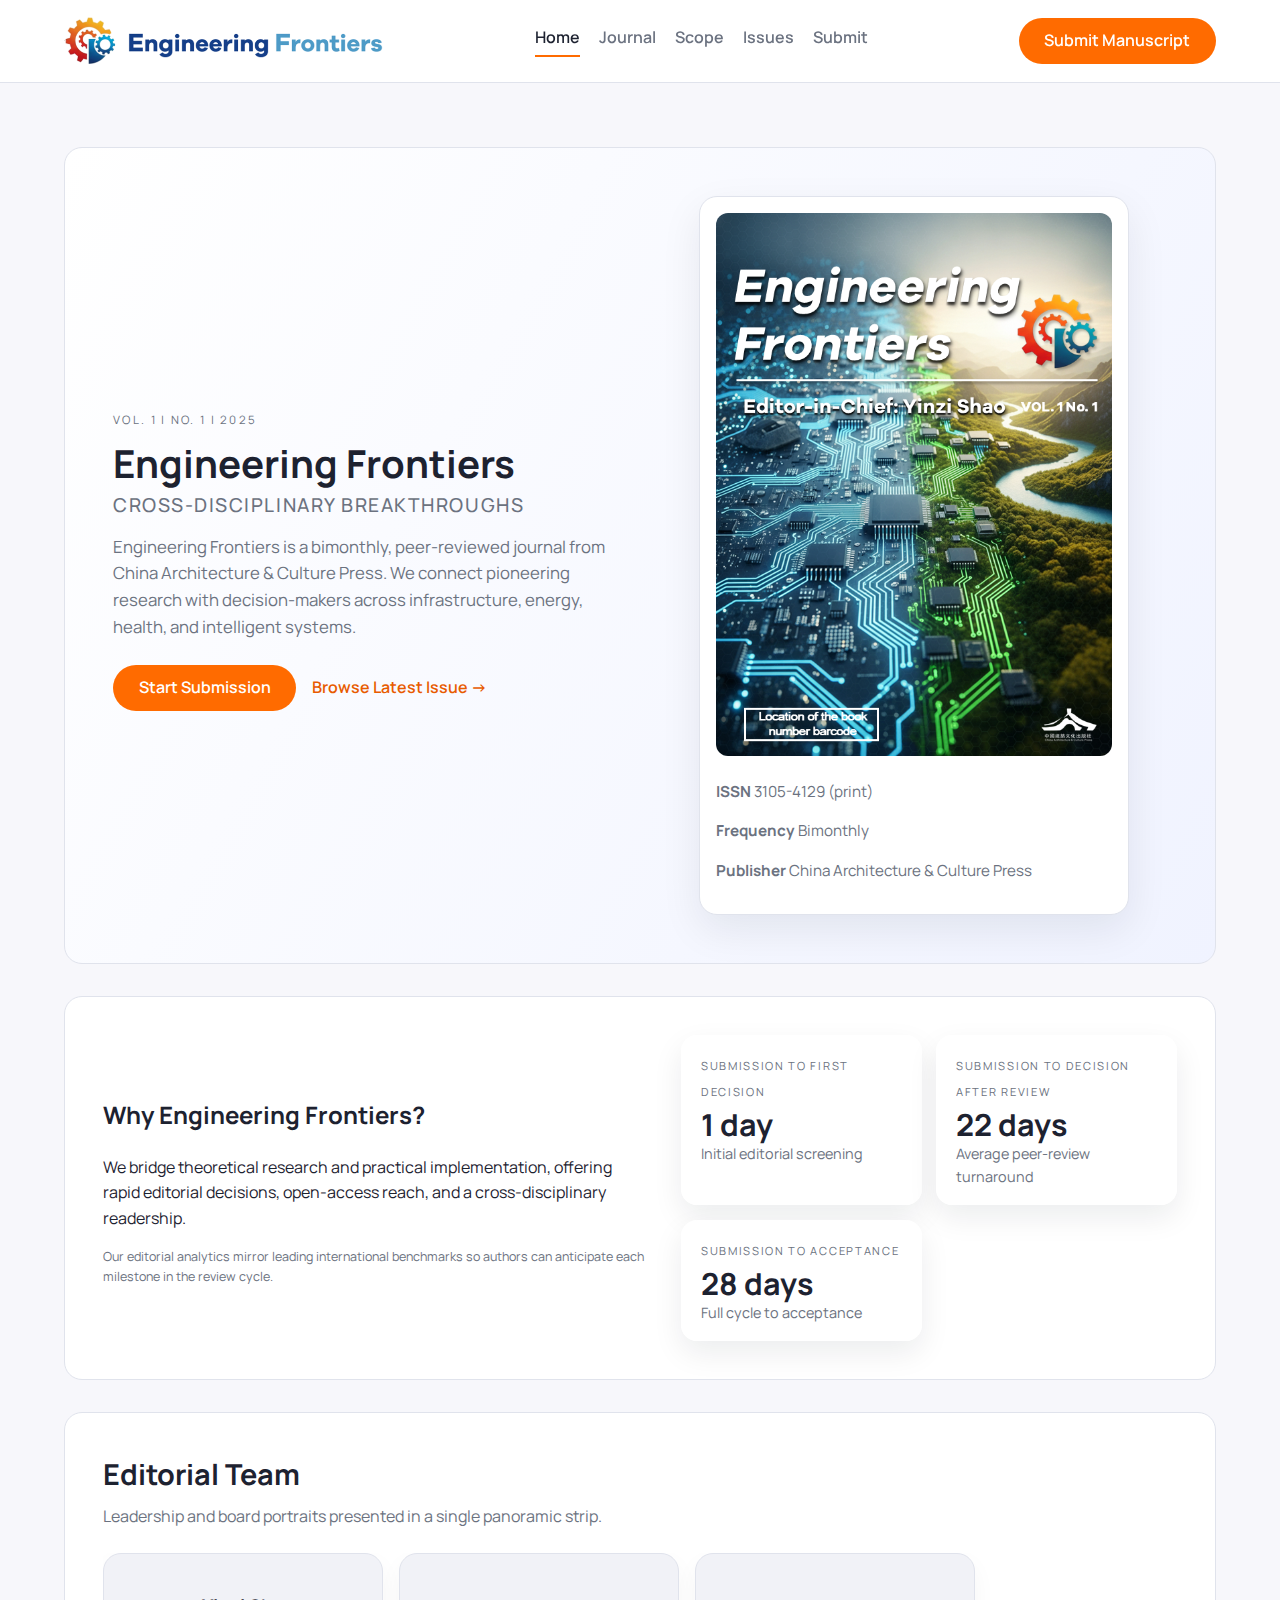
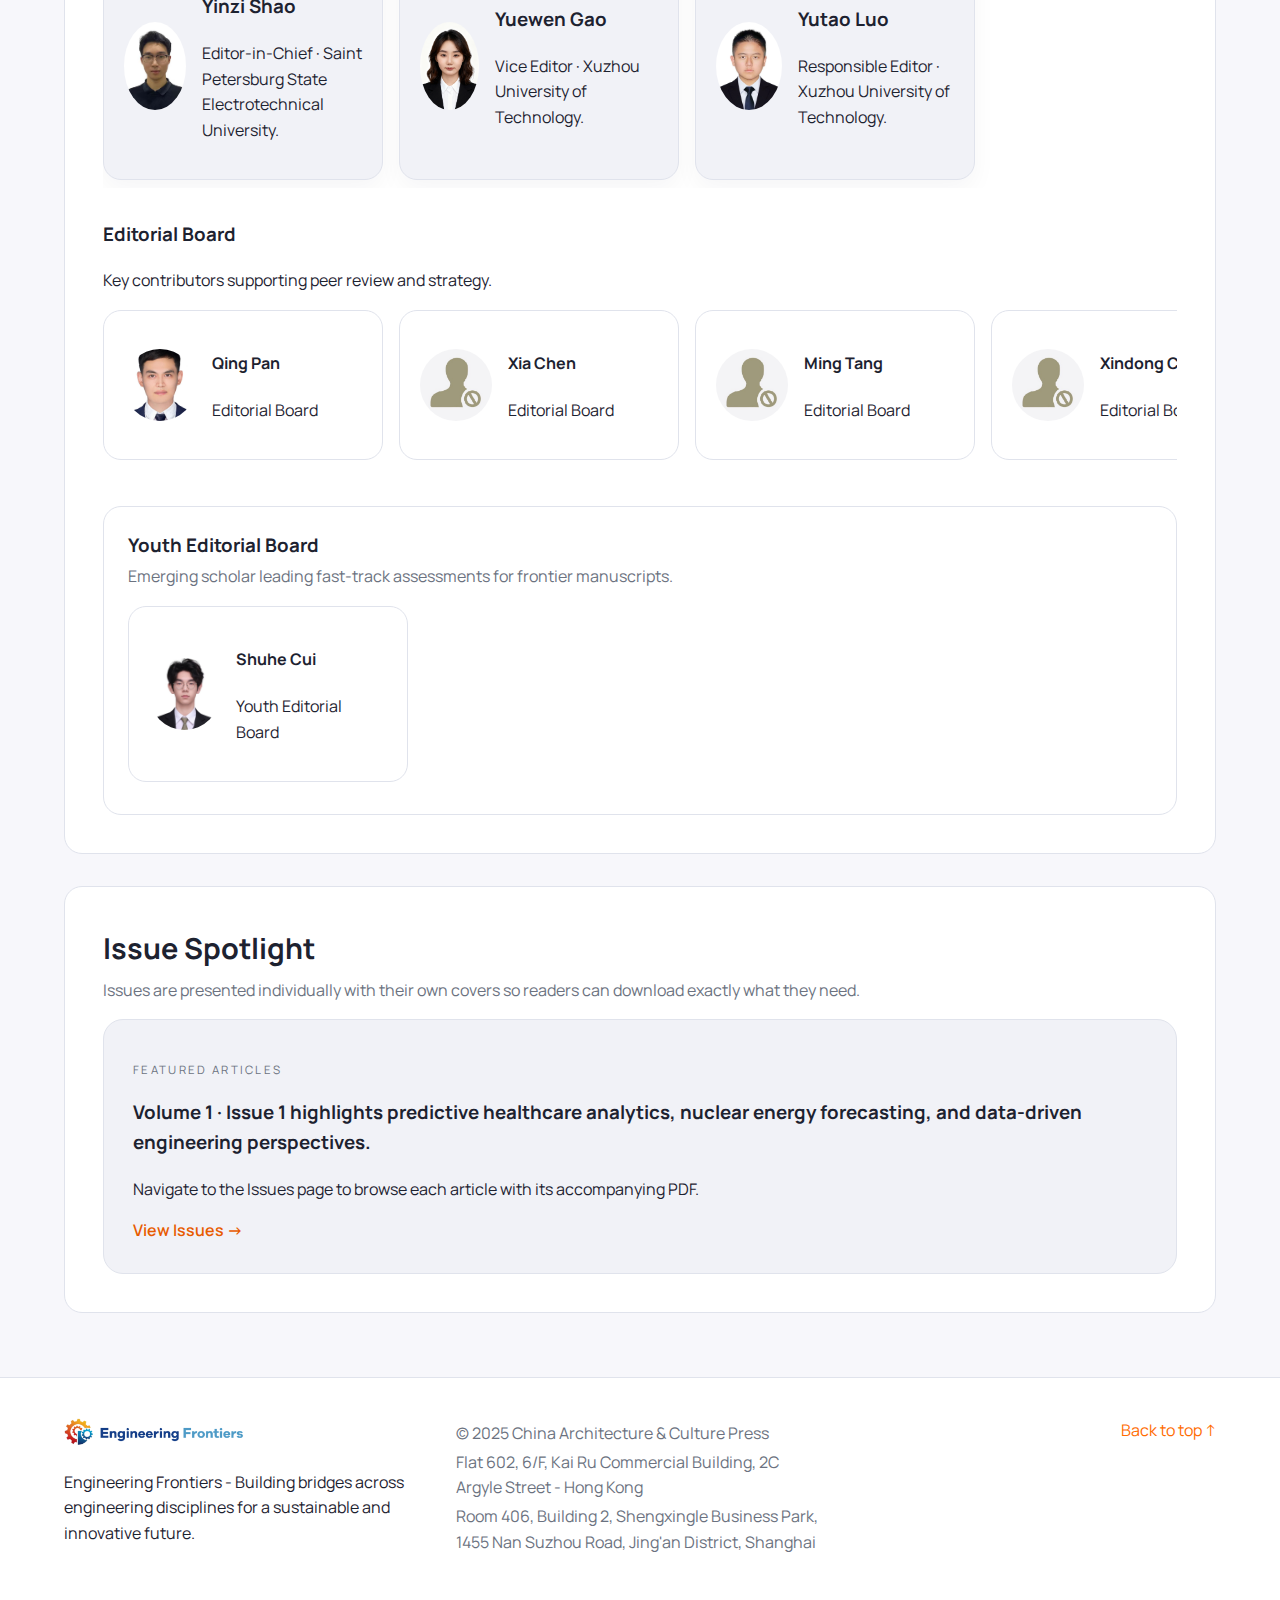
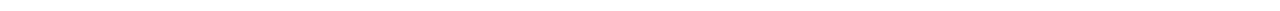
<file: index.html>
﻿<!DOCTYPE html>
<html lang="en">
<head>
    <meta charset="UTF-8" />
    <meta name="viewport" content="width=device-width, initial-scale=1.0" />
    <title>Engineering Frontiers | Home</title>
    <meta name="description" content="Engineering Frontiers is a flagship open-access journal connecting high-impact engineering research with global practitioners." />
    <link rel="preconnect" href="https://fonts.googleapis.com">
    <link rel="preconnect" href="https://fonts.gstatic.com" crossorigin>
    <link href="https://fonts.googleapis.com/css2?family=Manrope:wght@400;500;600;700&display=swap" rel="stylesheet">
    <link rel="stylesheet" href="css/style.css" />
    <link rel="icon" type="image/png" href="assets/images/logo-primary.png" />
</head>
<body id="top" data-page="home">
    <header class="site-header">
        <a href="index.html" class="brand" aria-label="Engineering Frontiers homepage">
            <img src="assets/images/logo-with-text.png" alt="Engineering Frontiers wordmark" />
        </a>
        <nav class="primary-nav" aria-label="Primary">
            <a href="index.html" class="nav-link" data-page="home">Home</a>
            <a href="journal.html" class="nav-link" data-page="journal">Journal</a>
            <a href="scope.html" class="nav-link" data-page="scope">Scope</a>
            <a href="articles.html" class="nav-link" data-page="articles">Issues</a>
            <a href="contact.html" class="nav-link" data-page="contact">Submit</a>
        </nav>
        <a class="cta" href="contact.html">Submit Manuscript</a>
    </header>

    <main>
        <section class="hero hero--light">
            <div class="hero-copy">
                <p class="eyebrow">Vol. 1 | No. 1 | 2025</p>
                <h1><span class="hero-title">Engineering Frontiers</span><span class="hero-subtitle">Cross-Disciplinary Breakthroughs</span></h1>
                <p class="lead">Engineering Frontiers is a bimonthly, peer-reviewed journal from China Architecture &amp; Culture Press. We connect pioneering research with decision-makers across infrastructure, energy, health, and intelligent systems.</p>
                <div class="hero-actions">
                    <a class="cta" href="contact.html">Start Submission</a>
                    <a class="link" href="articles.html">Browse Latest Issue &rarr;</a>
                </div>
            </div>
            <div class="hero-panel hero-panel--compact">
                <img src="assets/images/cover-art.jpeg" alt="Latest issue cover art" />
                <div class="hero-panel__meta">
                    <p><strong>ISSN</strong> 3105-4129 (print)</p>
                    <p><strong>Frequency</strong> Bimonthly</p>
                    <p><strong>Publisher</strong> China Architecture &amp; Culture Press</p>
                </div>
            </div>
        </section>

        <section class="panel intro-panel">
            <div>
                <h2>Why Engineering Frontiers?</h2>
                <p>We bridge theoretical research and practical implementation, offering rapid editorial decisions, open-access reach, and a cross-disciplinary readership.</p>
                <p class="microcopy">Our editorial analytics mirror leading international benchmarks so authors can anticipate each milestone in the review cycle.</p>
            </div>
            <div class="turnaround-grid" aria-label="Editorial decision timeline">
                <article class="timeline-card">
                    <span>Submission to first decision</span>
                    <strong>1 day</strong>
                    <p>Initial editorial screening</p>
                </article>
                <article class="timeline-card">
                    <span>Submission to decision after review</span>
                    <strong>22 days</strong>
                    <p>Average peer-review turnaround</p>
                </article>
                <article class="timeline-card">
                    <span>Submission to acceptance</span>
                    <strong>28 days</strong>
                    <p>Full cycle to acceptance</p>
                </article>
            </div>
        </section>

        <section class="panel team-panel">
            <div class="section-header">
                <h2>Editorial Team</h2>
                <p>Leadership and board portraits presented in a single panoramic strip.</p>
            </div>
            <div class="portrait-strip" role="list">
                <article class="portrait" role="listitem">
                    <img src="assets/photos/yinzi-shao.jpg" alt="Portrait of Yinzi Shao" />
                    <div>
                        <h3>Yinzi Shao</h3>
                        <p>Editor-in-Chief · Saint Petersburg State Electrotechnical University.</p>
                    </div>
                </article>
                <article class="portrait" role="listitem">
                    <img src="assets/photos/gao-yuewen.png" alt="Portrait of Yuewen Gao" />
                    <div>
                        <h3>Yuewen Gao</h3>
                        <p>Vice Editor · Xuzhou University of Technology.</p>
                    </div>
                </article>
                <article class="portrait" role="listitem">
                    <img src="assets/photos/yutao-luo.jpg" alt="Portrait of Yutao Luo" />
                    <div>
                        <h3>Yutao Luo</h3>
                        <p>Responsible Editor · Xuzhou University of Technology.</p>
                    </div>
                </article>
            </div>
            <div class="board-strip">
                <h3>Editorial Board</h3>
                <p>Key contributors supporting peer review and strategy.</p>
                <div class="board-portraits" role="list">
                    <article class="board-card" role="listitem">
                        <img src="assets/photos/qing-pan.jpg" alt="Portrait of Qing Pan" />
                        <div>
                            <h4>Qing Pan</h4>
                            <p>Editorial Board</p>
                        </div>
                    </article>
                    <article class="board-card" role="listitem">
                        <img src="assets/photos/new-placeholder.png" alt="Portrait placeholder for Xia Chen" />
                        <div>
                            <h4>Xia Chen</h4>
                            <p>Editorial Board</p>
                        </div>
                    </article>
                    <article class="board-card" role="listitem">
                        <img src="assets/photos/new-placeholder.png" alt="Portrait placeholder for Ming Tang" />
                        <div>
                            <h4>Ming Tang</h4>
                            <p>Editorial Board</p>
                        </div>
                    </article>
                    <article class="board-card" role="listitem">
                        <img src="assets/photos/new-placeholder.png" alt="Portrait placeholder for Xindong Chang" />
                        <div>
                            <h4>Xindong Chang</h4>
                            <p>Editorial Board</p>
                        </div>
                    </article>
                </div>
                <div class="board-strip youth-board">
                    <h3>Youth Editorial Board</h3>
                    <p>Emerging scholar leading fast-track assessments for frontier manuscripts.</p>
                    <div class="board-portraits" role="list">
                        <article class="board-card" role="listitem">
                            <img src="assets/photos/shuhe-cui.jpg" alt="Portrait of Shuhe Cui" />
                            <div>
                                <h4>Shuhe Cui</h4>
                                <p>Youth Editorial Board</p>
                            </div>
                        </article>
                    </div>
                </div>
            </div>
        </section>

        <section class="panel" id="insight">
            <div class="section-header">
                <h2>Issue Spotlight</h2>
                <p>Issues are presented individually with their own covers so readers can download exactly what they need.</p>
            </div>
            <div class="highlight-card">
                <p class="eyebrow">Featured Articles</p>
                <h3>Volume 1 · Issue 1 highlights predictive healthcare analytics, nuclear energy forecasting, and data-driven engineering perspectives.</h3>
                <p>Navigate to the Issues page to browse each article with its accompanying PDF.</p>
                <a class="link" href="articles.html">View Issues &rarr;</a>
            </div>
        </section>
    </main>

    <footer class="site-footer">
        <div>
            <img src="assets/images/logo-with-text.png" alt="Engineering Frontiers wordmark" />
            <p>Engineering Frontiers - Building bridges across engineering disciplines for a sustainable and innovative future.</p>
        </div>
        <div class="footer-meta">
            <p>&copy; 2025 China Architecture &amp; Culture Press</p>
            <p>Flat 602, 6/F, Kai Ru Commercial Building, 2C Argyle Street - Hong Kong</p>
            <p>Room 406, Building 2, Shengxingle Business Park, 1455 Nan Suzhou Road, Jing'an District, Shanghai</p>
        </div>
        <a href="#top" class="back-to-top">Back to top &uarr;</a>
    </footer>

    <script src="js/main.js" defer></script>
</body>
</html>
</file>
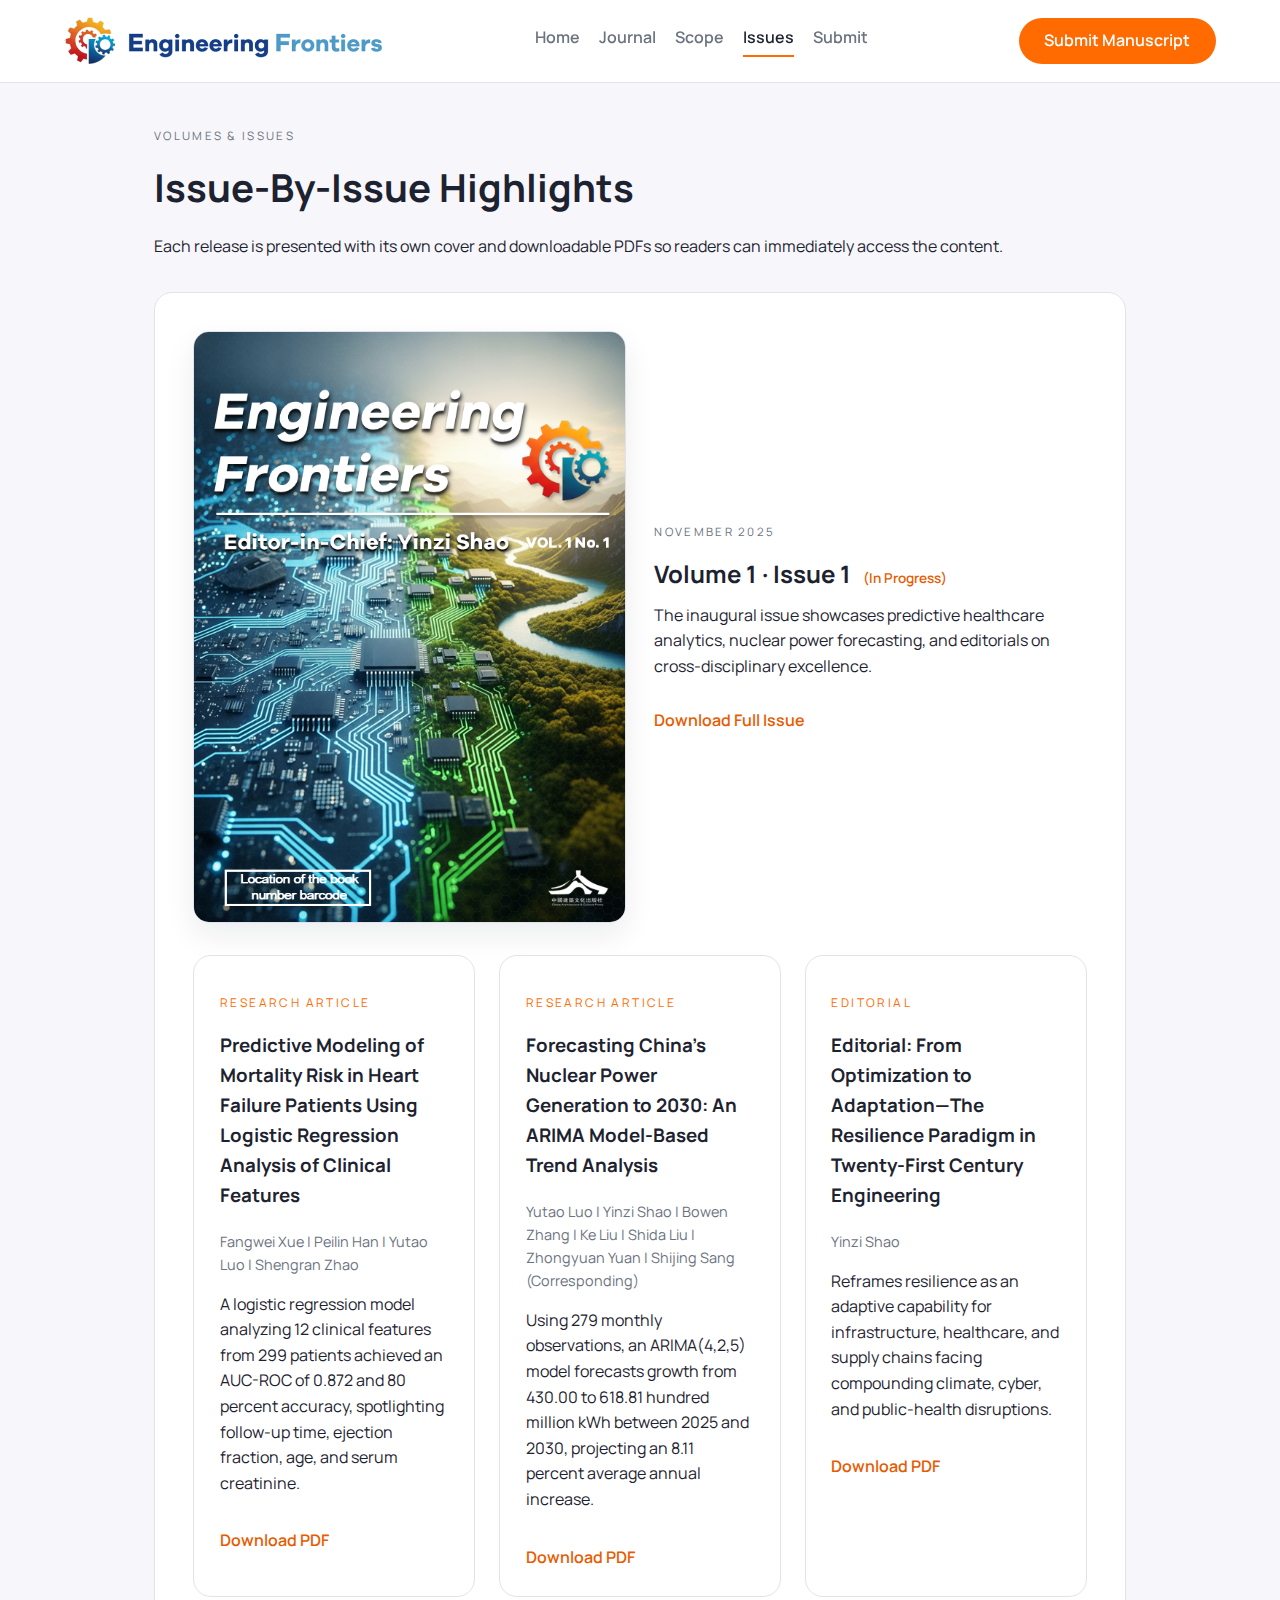
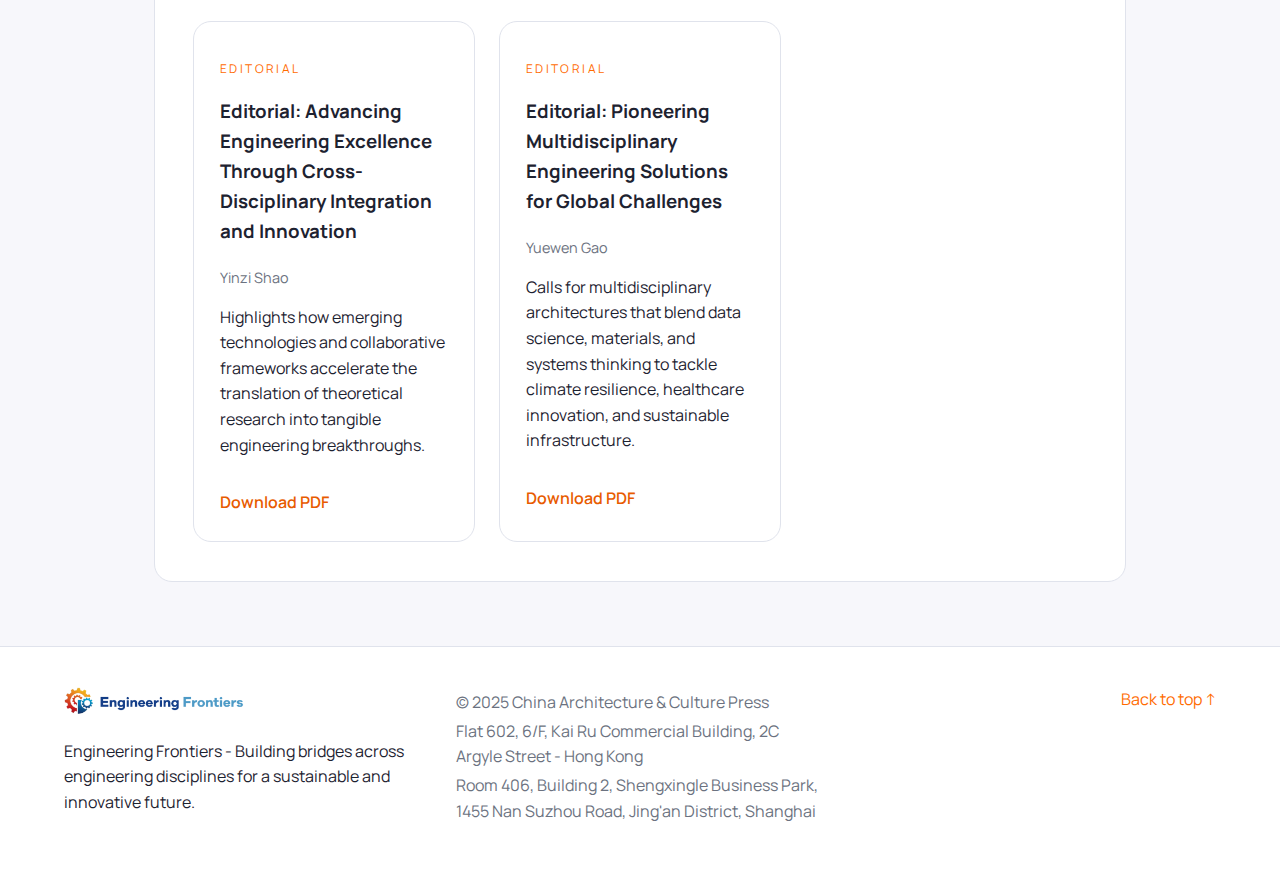
<file: articles.html>
﻿<!DOCTYPE html>
<html lang="en">
<head>
    <meta charset="UTF-8" />
    <meta name="viewport" content="width=device-width, initial-scale=1.0" />
    <title>Engineering Frontiers | Volume 1 Highlights</title>
    <meta name="description" content="Featured articles and editorials from Engineering Frontiers Volume 1 with downloadable PDFs and dedicated issue cover art." />
    <link rel="preconnect" href="https://fonts.googleapis.com">
    <link rel="preconnect" href="https://fonts.gstatic.com" crossorigin>
    <link href="https://fonts.googleapis.com/css2?family=Manrope:wght@400;500;600;700&display=swap" rel="stylesheet">
    <link rel="stylesheet" href="css/style.css" />
    <link rel="icon" type="image/png" href="assets/images/logo-primary.png" />
</head>
<body id="top" data-page="articles">
    <header class="site-header">
        <a href="index.html" class="brand" aria-label="Engineering Frontiers homepage">
            <img src="assets/images/logo-with-text.png" alt="Engineering Frontiers wordmark" />
        </a>
        <nav class="primary-nav" aria-label="Primary">
            <a href="index.html" class="nav-link" data-page="home">Home</a>
            <a href="journal.html" class="nav-link" data-page="journal">Journal</a>
            <a href="scope.html" class="nav-link" data-page="scope">Scope</a>
            <a href="articles.html" class="nav-link" data-page="articles">Issues</a>
            <a href="contact.html" class="nav-link" data-page="contact">Submit</a>
        </nav>
        <a class="cta" href="contact.html">Submit Manuscript</a>
    </header>

    <main class="content">
        <header class="page-heading">
            <p class="eyebrow">Volumes & Issues</p>
            <h1>Issue-By-Issue Highlights</h1>
            <p>Each release is presented with its own cover and downloadable PDFs so readers can immediately access the content.</p>
        </header>

        <section class="panel issue-panel">
            <div class="issue-header">
                <img class="issue-cover" src="assets/images/cover-art.jpeg" alt="Engineering Frontiers Volume 1 Issue 1 cover" />
                <div class="issue-meta">
                    <p class="eyebrow">November 2025</p>
                    <h2>Volume 1 &middot; Issue 1 <span class="status-tag">(In Progress)</span></h2>
                    <p>The inaugural issue showcases predictive healthcare analytics, nuclear power forecasting, and editorials on cross-disciplinary excellence.</p>
                    <a class="download-link" href="assets/papers/engineering-frontiers-volume1.pdf" download>Download Full Issue</a>
                </div>
            </div>
            <div class="article-grid">
                <article>
                    <p class="tag">Research Article</p>
                    <h3>Predictive Modeling of Mortality Risk in Heart Failure Patients Using Logistic Regression Analysis of Clinical Features</h3>
                    <p class="authors">Fangwei Xue | Peilin Han | Yutao Luo | Shengran Zhao</p>
                    <p>A logistic regression model analyzing 12 clinical features from 299 patients achieved an AUC-ROC of 0.872 and 80 percent accuracy, spotlighting follow-up time, ejection fraction, age, and serum creatinine.</p>
                    <a class="download-link" href="assets/papers/predictive-modeling-heart-failure.pdf" download>Download PDF</a>
                </article>
                <article>
                    <p class="tag">Research Article</p>
                    <h3>Forecasting China's Nuclear Power Generation to 2030: An ARIMA Model-Based Trend Analysis</h3>
                    <p class="authors">Yutao Luo | Yinzi Shao | Bowen Zhang | Ke Liu | Shida Liu | Zhongyuan Yuan | Shijing Sang (Corresponding)</p>
                    <p>Using 279 monthly observations, an ARIMA(4,2,5) model forecasts growth from 430.00 to 618.81 hundred million kWh between 2025 and 2030, projecting an 8.11 percent average annual increase.</p>
                    <a class="download-link" href="assets/papers/forecasting-china-nuclear.pdf" download>Download PDF</a>
                </article>
                <article>
                    <p class="tag">Editorial</p>
                    <h3>Editorial: From Optimization to Adaptation—The Resilience Paradigm in Twenty-First Century Engineering</h3>
                    <p class="authors">Yinzi Shao</p>
                    <p>Reframes resilience as an adaptive capability for infrastructure, healthcare, and supply chains facing compounding climate, cyber, and public-health disruptions.</p>
                    <a class="download-link" href="assets/papers/editorial-predictive-modeling.pdf" download>Download PDF</a>
                </article>
                <article>
                    <p class="tag">Editorial</p>
                    <h3>Editorial: Advancing Engineering Excellence Through Cross-Disciplinary Integration and Innovation</h3>
                    <p class="authors">Yinzi Shao</p>
                    <p>Highlights how emerging technologies and collaborative frameworks accelerate the translation of theoretical research into tangible engineering breakthroughs.</p>
                    <a class="download-link" href="assets/papers/editorial-cross-disciplinary.pdf" download>Download PDF</a>
                </article>
                <article>
                    <p class="tag">Editorial</p>
                    <h3>Editorial: Pioneering Multidisciplinary Engineering Solutions for Global Challenges</h3>
                    <p class="authors">Yuewen Gao</p>
                    <p>Calls for multidisciplinary architectures that blend data science, materials, and systems thinking to tackle climate resilience, healthcare innovation, and sustainable infrastructure.</p>
                    <a class="download-link" href="assets/papers/editorial-data-driven.pdf" download>Download PDF</a>
                </article>
            </div>
        </section>
    </main>

    <footer class="site-footer">
        <div>
            <img src="assets/images/logo-with-text.png" alt="Engineering Frontiers wordmark" />
            <p>Engineering Frontiers - Building bridges across engineering disciplines for a sustainable and innovative future.</p>
        </div>
        <div class="footer-meta">
            <p>&copy; 2025 China Architecture &amp; Culture Press</p>
            <p>Flat 602, 6/F, Kai Ru Commercial Building, 2C Argyle Street - Hong Kong</p>
            <p>Room 406, Building 2, Shengxingle Business Park, 1455 Nan Suzhou Road, Jing'an District, Shanghai</p>
        </div>
        <a href="#top" class="back-to-top">Back to top &uarr;</a>
    </footer>

    <script src="js/main.js" defer></script>
</body>
</html>
</file>
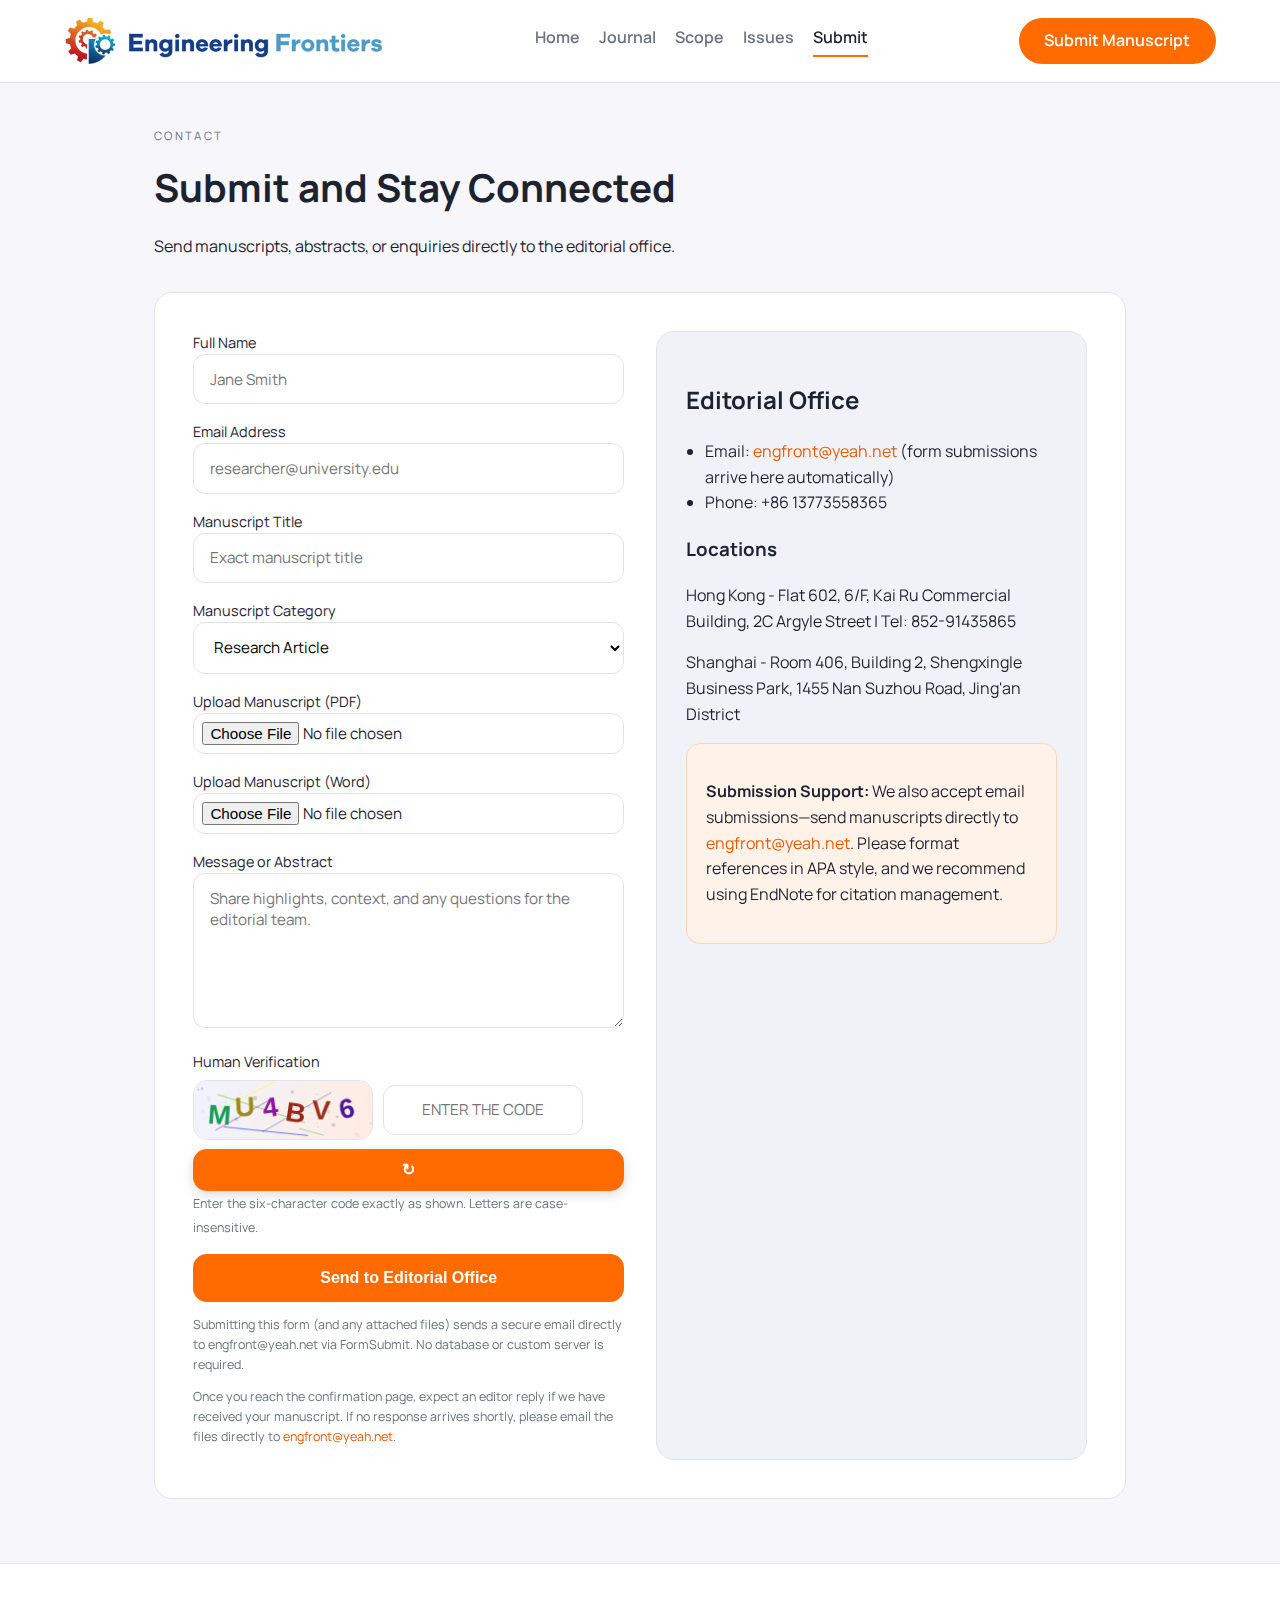
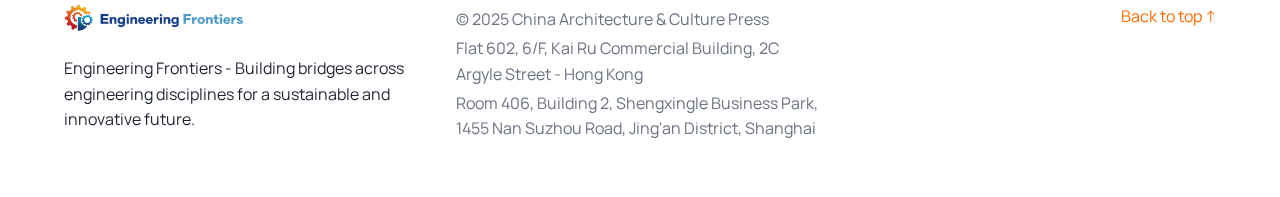
<file: contact.html>
﻿<!DOCTYPE html>
<html lang="en">
<head>
    <meta charset="UTF-8" />
    <meta name="viewport" content="width=device-width, initial-scale=1.0" />
    <title>Engineering Frontiers | Submit & Contact</title>
    <meta name="description" content="Contact the Engineering Frontiers editorial office and submit manuscripts via a secure email form." />
    <link rel="preconnect" href="https://fonts.googleapis.com">
    <link rel="preconnect" href="https://fonts.gstatic.com" crossorigin>
    <link href="https://fonts.googleapis.com/css2?family=Manrope:wght@400;500;600;700&display=swap" rel="stylesheet">
    <link rel="stylesheet" href="css/style.css" />
    <link rel="icon" type="image/png" href="assets/images/logo-primary.png" />
</head>
<body id="top" data-page="contact">
    <header class="site-header">
        <a href="index.html" class="brand" aria-label="Engineering Frontiers homepage">
            <img src="assets/images/logo-with-text.png" alt="Engineering Frontiers wordmark" />
        </a>
        <nav class="primary-nav" aria-label="Primary">
            <a href="index.html" class="nav-link" data-page="home">Home</a>
            <a href="journal.html" class="nav-link" data-page="journal">Journal</a>
            <a href="scope.html" class="nav-link" data-page="scope">Scope</a>
            <a href="articles.html" class="nav-link" data-page="articles">Issues</a>
            <a href="contact.html" class="nav-link" data-page="contact">Submit</a>
        </nav>
        <a class="cta" href="contact.html">Submit Manuscript</a>
    </header>

    <main class="content">
        <header class="page-heading">
            <p class="eyebrow">Contact</p>
            <h1>Submit and Stay Connected</h1>
            <p>Send manuscripts, abstracts, or enquiries directly to the editorial office.</p>
        </header>

        <section class="panel contact-layout">
            <form
                class="contact-form"
                action="https://formsubmit.co/engfront@yeah.net"
                method="POST"
                enctype="multipart/form-data"
                data-confirm="Submit this message and any attached files to the Engineering Frontiers editorial office?"
                data-verify="code"
            >
                <input type="hidden" name="_subject" value="Engineering Frontiers Submission" />
                <input type="hidden" name="_captcha" value="false" />
                <input type="hidden" name="_autoresponse" value="Thank you for contacting Engineering Frontiers. Our editorial office will review your message shortly." />
                <label>
                    Full Name
                    <input type="text" name="name" placeholder="Jane Smith" required />
                </label>
                <label>
                    Email Address
                    <input type="email" name="email" placeholder="researcher@university.edu" required />
                </label>
                <label>
                    Manuscript Title
                    <input type="text" name="manuscript_title" placeholder="Exact manuscript title" required />
                </label>
                <label>
                    Manuscript Category
                    <select name="category" required>
                        <option value="Research Article">Research Article</option>
                        <option value="Review">Review</option>
                        <option value="Perspective">Perspective</option>
                        <option value="Editorial">Editorial</option>
                    </select>
                </label>
                <label>
                    Upload Manuscript (PDF)
                    <input type="file" name="attachment_pdf" accept="application/pdf" />
                </label>
                <label>
                    Upload Manuscript (Word)
                    <input type="file" name="attachment_word" accept=".doc,.docx,application/msword,application/vnd.openxmlformats-officedocument.wordprocessingml.document" />
                </label>
                <label>
                    Message or Abstract
                    <textarea name="message" rows="6" placeholder="Share highlights, context, and any questions for the editorial team." required></textarea>
                </label>
                <label class="verification-field">
                    Human Verification
                    <div class="verification-field__controls">
                        <canvas class="verification-canvas" width="180" height="60" data-code-canvas aria-hidden="true"></canvas>
                        <input type="text" name="verification" placeholder="Enter the code" data-code-input required />
                        <button type="button" class="verification-refresh" data-code-refresh aria-label="Generate a new verification code">&#x21bb;</button>
                    </div>
                    <small class="microcopy">Enter the six-character code exactly as shown. Letters are case-insensitive.</small>
                </label>
                <p class="form-error" role="alert" hidden>Please answer the verification question correctly.</p>
                <button type="submit">Send to Editorial Office</button>
                <p class="microcopy">Submitting this form (and any attached files) sends a secure email directly to engfront@yeah.net via FormSubmit. No database or custom server is required.</p>
                <p class="microcopy">Once you reach the confirmation page, expect an editor reply if we have received your manuscript. If no response arrives shortly, please email the files directly to <a href="mailto:engfront@yeah.net">engfront@yeah.net</a>.</p>
            </form>

            <div class="info-card">
                <h2>Editorial Office</h2>
                <ul>
                    <li>Email: <a href="mailto:engfront@yeah.net">engfront@yeah.net</a> (form submissions arrive here automatically)</li>
                    <li>Phone: +86 13773558365</li>
                </ul>
                <h3>Locations</h3>
                <p>Hong Kong - Flat 602, 6/F, Kai Ru Commercial Building, 2C Argyle Street | Tel: 852-91435865</p>
                <p>Shanghai - Room 406, Building 2, Shengxingle Business Park, 1455 Nan Suzhou Road, Jing'an District</p>
                <div class="newsletter">
                    <p><strong>Submission Support:</strong> We also accept email submissions—send manuscripts directly to <a href="mailto:engfront@yeah.net">engfront@yeah.net</a>. Please format references in APA style, and we recommend using EndNote for citation management.</p>
                </div>
            </div>
        </section>
    </main>

    <footer class="site-footer">
        <div>
            <img src="assets/images/logo-with-text.png" alt="Engineering Frontiers wordmark" />
            <p>Engineering Frontiers - Building bridges across engineering disciplines for a sustainable and innovative future.</p>
        </div>
        <div class="footer-meta">
            <p>&copy; 2025 China Architecture &amp; Culture Press</p>
            <p>Flat 602, 6/F, Kai Ru Commercial Building, 2C Argyle Street - Hong Kong</p>
            <p>Room 406, Building 2, Shengxingle Business Park, 1455 Nan Suzhou Road, Jing'an District, Shanghai</p>
        </div>
        <a href="#top" class="back-to-top">Back to top &uarr;</a>
    </footer>

    <script src="js/main.js" defer></script>
</body>
</html>
</file>
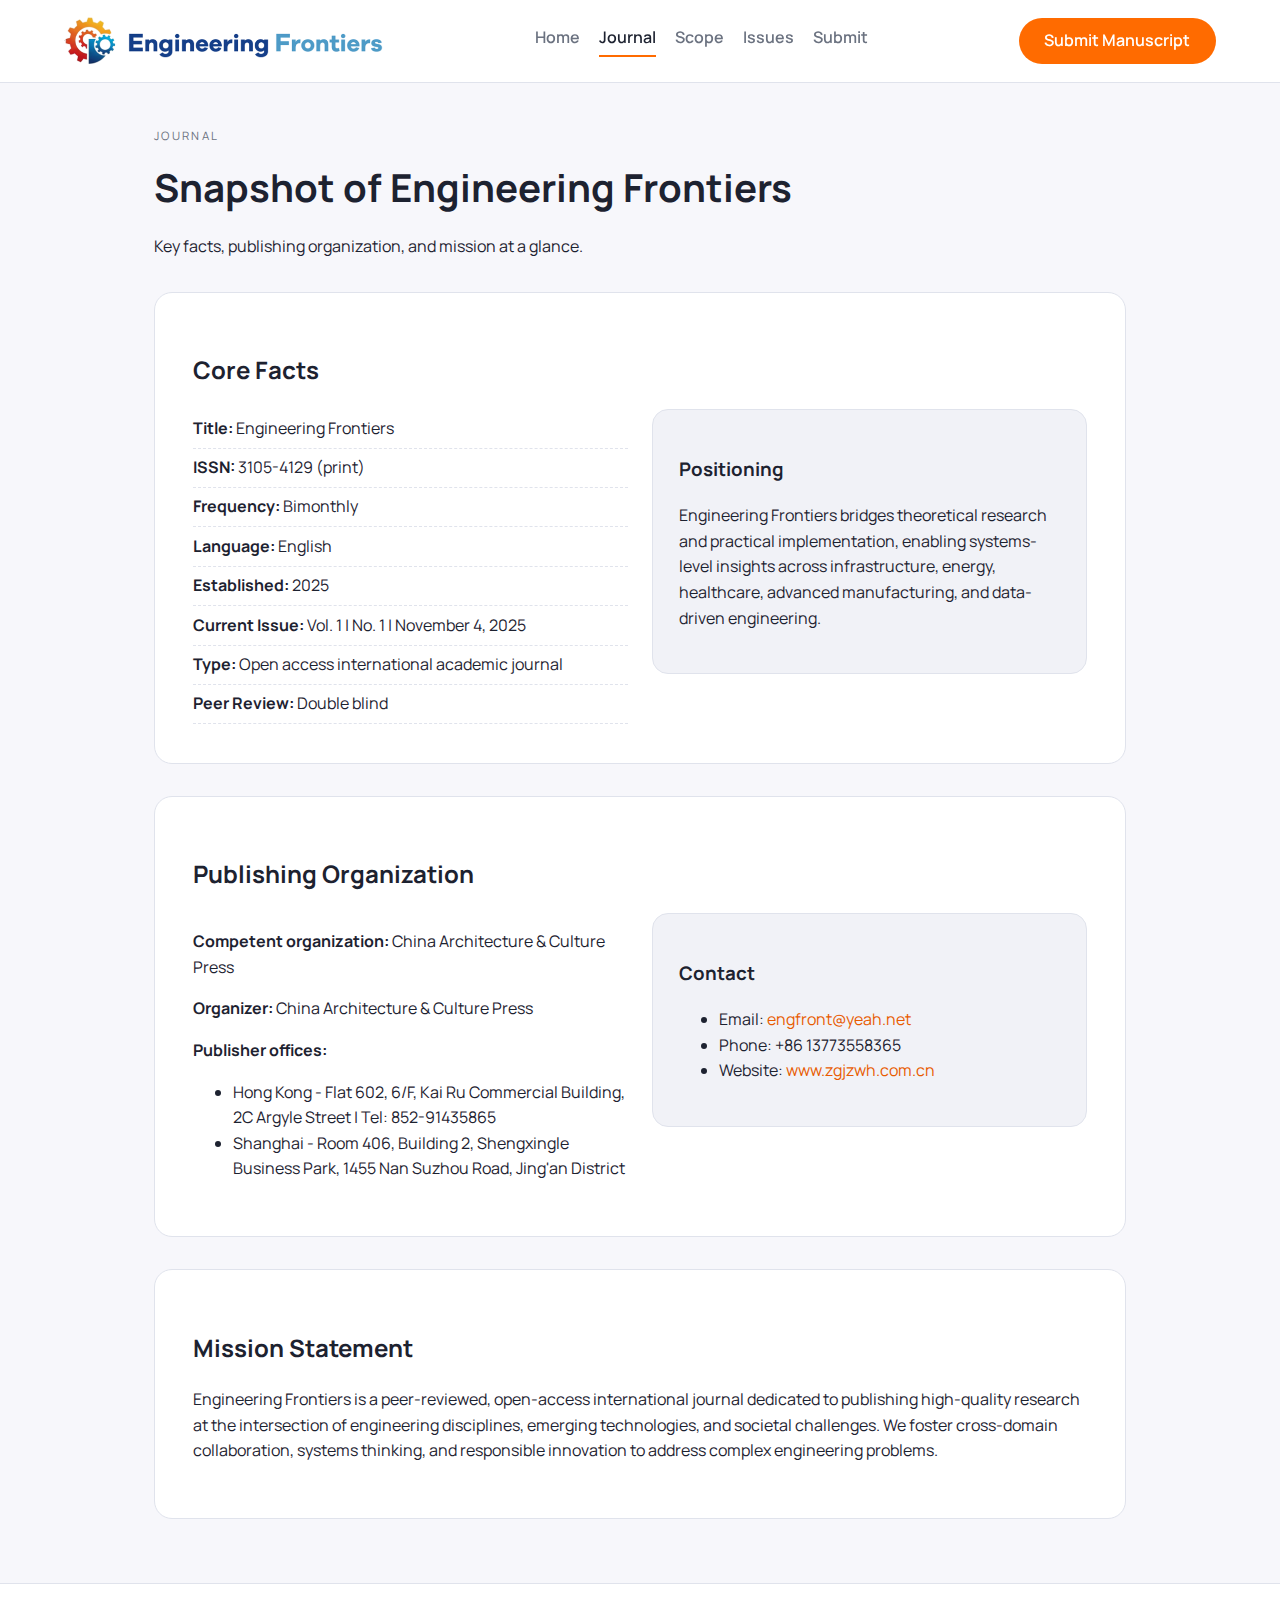
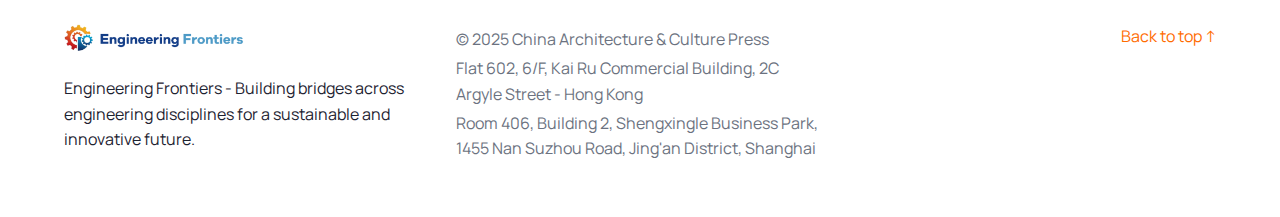
<file: journal.html>
﻿<!DOCTYPE html>
<html lang="en">
<head>
    <meta charset="UTF-8" />
    <meta name="viewport" content="width=device-width, initial-scale=1.0" />
    <title>Engineering Frontiers | Journal Overview</title>
    <meta name="description" content="Journal overview for Engineering Frontiers including core facts, mission, and publishing organization." />
    <link rel="preconnect" href="https://fonts.googleapis.com">
    <link rel="preconnect" href="https://fonts.gstatic.com" crossorigin>
    <link href="https://fonts.googleapis.com/css2?family=Manrope:wght@400;500;600;700&display=swap" rel="stylesheet">
    <link rel="stylesheet" href="css/style.css" />
    <link rel="icon" type="image/png" href="assets/images/logo-primary.png" />
</head>
<body id="top" data-page="journal">
    <header class="site-header">
        <a href="index.html" class="brand" aria-label="Engineering Frontiers homepage">
            <img src="assets/images/logo-with-text.png" alt="Engineering Frontiers wordmark" />
        </a>
        <nav class="primary-nav" aria-label="Primary">
            <a href="index.html" class="nav-link" data-page="home">Home</a>
            <a href="journal.html" class="nav-link" data-page="journal">Journal</a>
            <a href="scope.html" class="nav-link" data-page="scope">Scope</a>
            <a href="articles.html" class="nav-link" data-page="articles">Issues</a>
            <a href="contact.html" class="nav-link" data-page="contact">Submit</a>
        </nav>
        <a class="cta" href="contact.html">Submit Manuscript</a>
    </header>

    <main class="content">
        <header class="page-heading">
            <p class="eyebrow">Journal</p>
            <h1>Snapshot of Engineering Frontiers</h1>
            <p>Key facts, publishing organization, and mission at a glance.</p>
        </header>

        <section class="panel">
            <h2>Core Facts</h2>
            <div class="split-grid">
                <ul class="fact-list">
                    <li><strong>Title:</strong> Engineering Frontiers</li>
                    <li><strong>ISSN:</strong> 3105-4129 (print)</li>
                    <li><strong>Frequency:</strong> Bimonthly</li>
                    <li><strong>Language:</strong> English</li>
                    <li><strong>Established:</strong> 2025</li>
                    <li><strong>Current Issue:</strong> Vol. 1 | No. 1 | November 4, 2025</li>
                    <li><strong>Type:</strong> Open access international academic journal</li>
                    <li><strong>Peer Review:</strong> Double blind</li>
                </ul>
                <div class="card">
                    <h3>Positioning</h3>
                    <p>Engineering Frontiers bridges theoretical research and practical implementation, enabling systems-level insights across infrastructure, energy, healthcare, advanced manufacturing, and data-driven engineering.</p>
                </div>
            </div>
        </section>

        <section class="panel">
            <h2>Publishing Organization</h2>
            <div class="split-grid">
                <div>
                    <p><strong>Competent organization:</strong> China Architecture &amp; Culture Press</p>
                    <p><strong>Organizer:</strong> China Architecture &amp; Culture Press</p>
                    <p><strong>Publisher offices:</strong></p>
                    <ul>
                        <li>Hong Kong - Flat 602, 6/F, Kai Ru Commercial Building, 2C Argyle Street | Tel: 852-91435865</li>
                        <li>Shanghai - Room 406, Building 2, Shengxingle Business Park, 1455 Nan Suzhou Road, Jing'an District</li>
                    </ul>
                </div>
                <div class="card">
                    <h3>Contact</h3>
                    <ul>
                        <li>Email: <a href="mailto:engfront@yeah.net">engfront@yeah.net</a></li>
                        <li>Phone: +86 13773558365</li>
                        <li>Website: <a href="http://www.zgjzwh.com.cn" target="_blank" rel="noreferrer">www.zgjzwh.com.cn</a></li>
                    </ul>
                </div>
            </div>
        </section>

        <section class="panel">
            <h2>Mission Statement</h2>
            <p>Engineering Frontiers is a peer-reviewed, open-access international journal dedicated to publishing high-quality research at the intersection of engineering disciplines, emerging technologies, and societal challenges. We foster cross-domain collaboration, systems thinking, and responsible innovation to address complex engineering problems.</p>
        </section>
    </main>

    <footer class="site-footer">
        <div>
            <img src="assets/images/logo-with-text.png" alt="Engineering Frontiers wordmark" />
            <p>Engineering Frontiers - Building bridges across engineering disciplines for a sustainable and innovative future.</p>
        </div>
        <div class="footer-meta">
            <p>&copy; 2025 China Architecture &amp; Culture Press</p>
            <p>Flat 602, 6/F, Kai Ru Commercial Building, 2C Argyle Street - Hong Kong</p>
            <p>Room 406, Building 2, Shengxingle Business Park, 1455 Nan Suzhou Road, Jing'an District, Shanghai</p>
        </div>
        <a href="#top" class="back-to-top">Back to top &uarr;</a>
    </footer>

    <script src="js/main.js" defer></script>
</body>
</html>
</file>
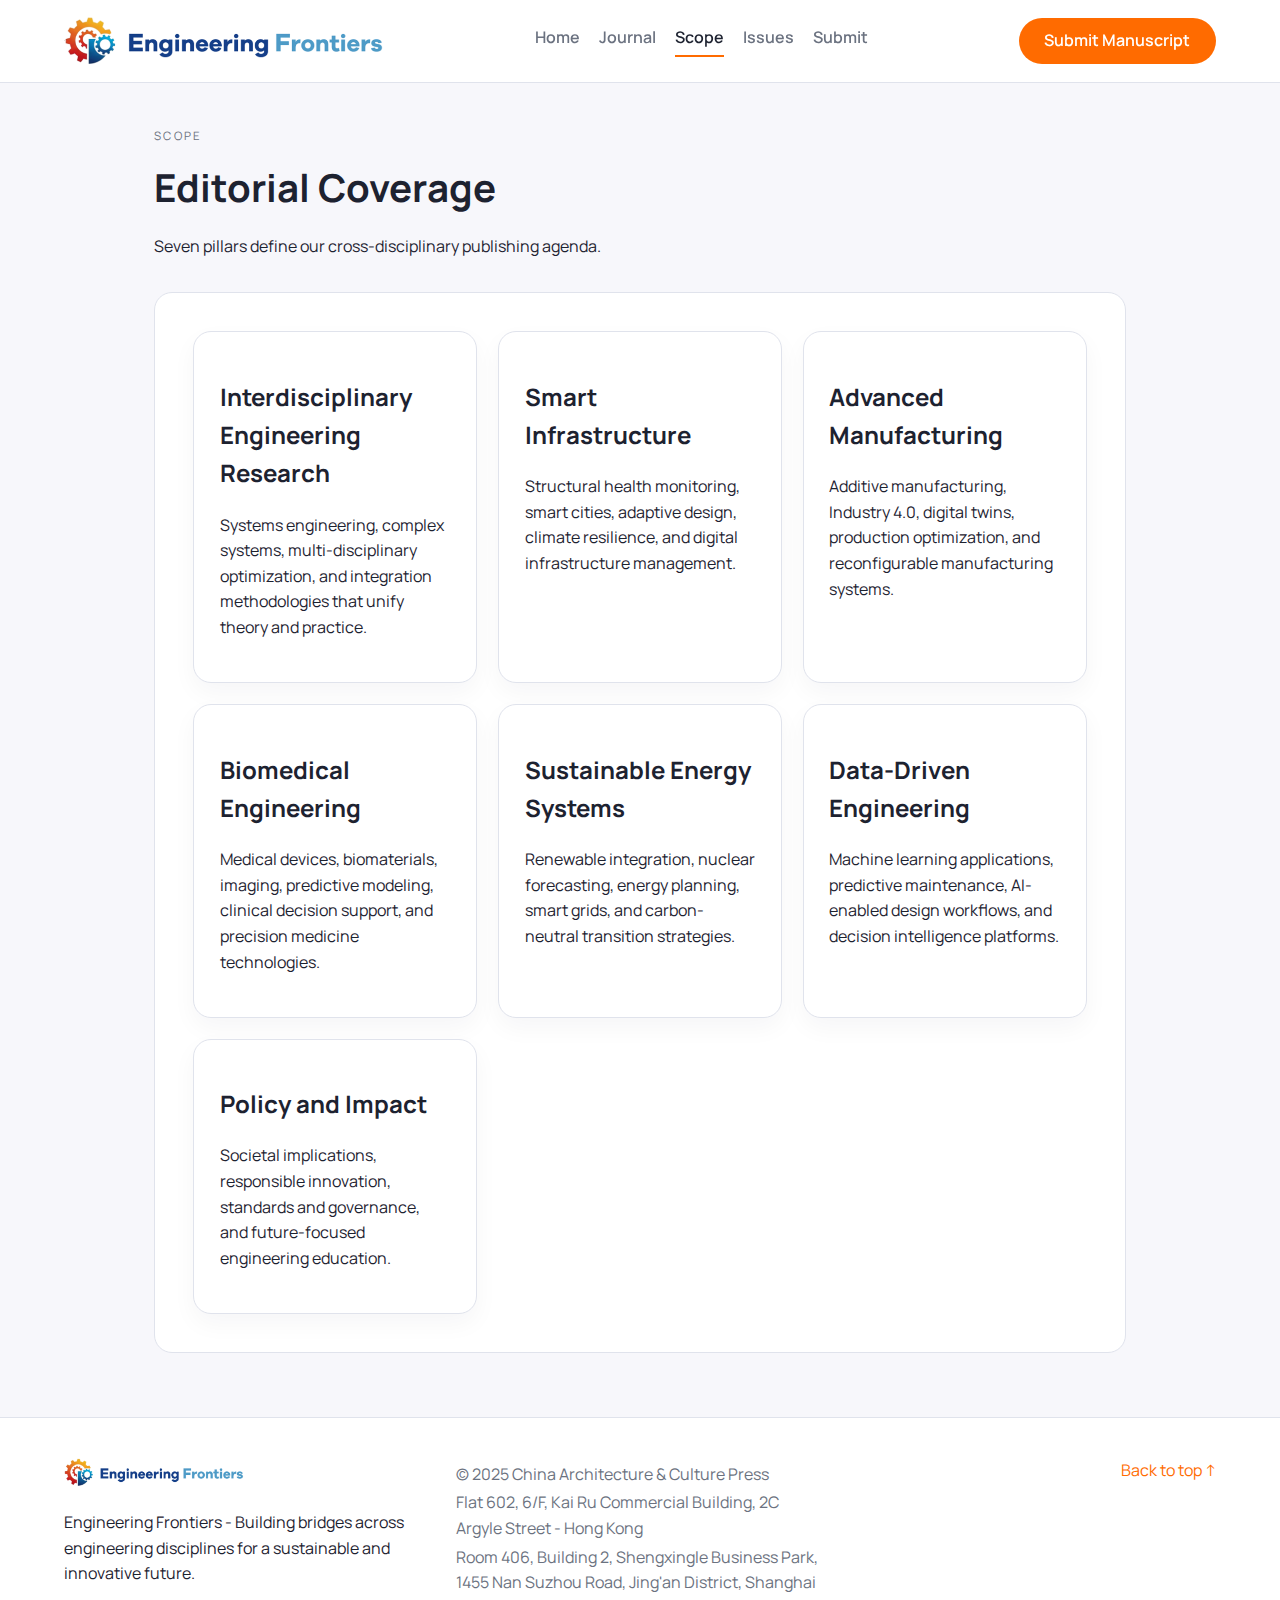
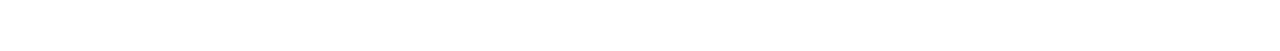
<file: scope.html>
﻿<!DOCTYPE html>
<html lang="en">
<head>
    <meta charset="UTF-8" />
    <meta name="viewport" content="width=device-width, initial-scale=1.0" />
    <title>Engineering Frontiers | Scope & Sections</title>
    <meta name="description" content="Editorial scope and thematic pillars of Engineering Frontiers." />
    <link rel="preconnect" href="https://fonts.googleapis.com">
    <link rel="preconnect" href="https://fonts.gstatic.com" crossorigin>
    <link href="https://fonts.googleapis.com/css2?family=Manrope:wght@400;500;600;700&display=swap" rel="stylesheet">
    <link rel="stylesheet" href="css/style.css" />
    <link rel="icon" type="image/png" href="assets/images/logo-primary.png" />
</head>
<body id="top" data-page="scope">
    <header class="site-header">
        <a href="index.html" class="brand" aria-label="Engineering Frontiers homepage">
            <img src="assets/images/logo-with-text.png" alt="Engineering Frontiers wordmark" />
        </a>
        <nav class="primary-nav" aria-label="Primary">
            <a href="index.html" class="nav-link" data-page="home">Home</a>
            <a href="journal.html" class="nav-link" data-page="journal">Journal</a>
            <a href="scope.html" class="nav-link" data-page="scope">Scope</a>
            <a href="articles.html" class="nav-link" data-page="articles">Issues</a>
            <a href="contact.html" class="nav-link" data-page="contact">Submit</a>
        </nav>
        <a class="cta" href="contact.html">Submit Manuscript</a>
    </header>

    <main class="content">
        <header class="page-heading">
            <p class="eyebrow">Scope</p>
            <h1>Editorial Coverage</h1>
            <p>Seven pillars define our cross-disciplinary publishing agenda.</p>
        </header>

        <section class="panel">
            <div class="pillars">
                <article>
                    <h2>Interdisciplinary Engineering Research</h2>
                    <p>Systems engineering, complex systems, multi-disciplinary optimization, and integration methodologies that unify theory and practice.</p>
                </article>
                <article>
                    <h2>Smart Infrastructure</h2>
                    <p>Structural health monitoring, smart cities, adaptive design, climate resilience, and digital infrastructure management.</p>
                </article>
                <article>
                    <h2>Advanced Manufacturing</h2>
                    <p>Additive manufacturing, Industry 4.0, digital twins, production optimization, and reconfigurable manufacturing systems.</p>
                </article>
                <article>
                    <h2>Biomedical Engineering</h2>
                    <p>Medical devices, biomaterials, imaging, predictive modeling, clinical decision support, and precision medicine technologies.</p>
                </article>
                <article>
                    <h2>Sustainable Energy Systems</h2>
                    <p>Renewable integration, nuclear forecasting, energy planning, smart grids, and carbon-neutral transition strategies.</p>
                </article>
                <article>
                    <h2>Data-Driven Engineering</h2>
                    <p>Machine learning applications, predictive maintenance, AI-enabled design workflows, and decision intelligence platforms.</p>
                </article>
                <article>
                    <h2>Policy and Impact</h2>
                    <p>Societal implications, responsible innovation, standards and governance, and future-focused engineering education.</p>
                </article>
            </div>
        </section>
    </main>

    <footer class="site-footer">
        <div>
            <img src="assets/images/logo-with-text.png" alt="Engineering Frontiers wordmark" />
            <p>Engineering Frontiers - Building bridges across engineering disciplines for a sustainable and innovative future.</p>
        </div>
        <div class="footer-meta">
            <p>&copy; 2025 China Architecture &amp; Culture Press</p>
            <p>Flat 602, 6/F, Kai Ru Commercial Building, 2C Argyle Street - Hong Kong</p>
            <p>Room 406, Building 2, Shengxingle Business Park, 1455 Nan Suzhou Road, Jing'an District, Shanghai</p>
        </div>
        <a href="#top" class="back-to-top">Back to top &uarr;</a>
    </footer>

    <script src="js/main.js" defer></script>
</body>
</html>
</file>
<file: css/style.css>
﻿:root {
    --bg: #f7f7fb;
    --surface: #ffffff;
    --surface-alt: #f1f2f7;
    --border: #e0e3ec;
    --text: #1d2230;
    --muted: #6b7280;
    --accent: #ff6b00;
    --accent-dark: #e85b00;
    --radius: 18px;
}

* {
    box-sizing: border-box;
}

body {
    margin: 0;
    font-family: 'Manrope', 'Segoe UI', system-ui, sans-serif;
    background: var(--bg);
    color: var(--text);
    line-height: 1.6;
}

a {
    color: var(--accent-dark);
    text-decoration: none;
}

a:hover {
    text-decoration: underline;
}

.eyebrow {
    text-transform: uppercase;
    letter-spacing: 0.2em;
    font-size: 0.72rem;
    color: var(--muted);
}

.site-header {
    position: sticky;
    top: 0;
    z-index: 10;
    display: flex;
    align-items: center;
    justify-content: space-between;
    gap: 1rem;
    padding: 1rem 5vw;
    background: rgba(255, 255, 255, 0.95);
    backdrop-filter: blur(12px);
    border-bottom: 1px solid var(--border);
}

.brand {
    display: flex;
    align-items: center;
    justify-content: flex-start;
    color: var(--text);
}

.brand img {
    width: 320px;
    height: auto;
    max-width: 430px;
    object-fit: contain;
}

.primary-nav {
    display: flex;
    gap: 1.2rem;
}

.nav-link {
    color: var(--muted);
    font-weight: 600;
    padding-bottom: 4px;
    border-bottom: 2px solid transparent;
}

.nav-link.active {
    color: var(--text);
    border-bottom-color: var(--accent);
}

.cta {
    padding: 0.65rem 1.6rem;
    border-radius: 999px;
    background: var(--accent);
    color: #fff;
    font-weight: 600;
    border: none;
}

.cta:hover {
    background: var(--accent-dark);
}

main {
    padding: 2rem 5vw 4rem;
}

.hero {
    display: grid;
    grid-template-columns: repeat(auto-fit, minmax(280px, 1fr));
    gap: 2.5rem;
    align-items: center;
    background: var(--surface);
    border-radius: var(--radius);
    padding: 3rem;
    border: 1px solid var(--border);
    margin-top: 2rem;
}

.hero--light {
    background: linear-gradient(120deg, #fff, #f0f3ff);
}

.hero h1 {
    font-size: clamp(2.2rem, 3vw, 3.2rem);
    line-height: 1.2;
    margin: 0.5rem 0 1rem;
}

.hero-title {
    display: block;
}

.hero-subtitle {
    display: block;
    font-size: 1.2rem;
    font-weight: 500;
    letter-spacing: 0.08em;
    color: var(--muted);
    text-transform: uppercase;
    margin-top: 0.4rem;
}

.lead {
    color: var(--muted);
    font-size: 1.05rem;
}

.hero-actions {
    display: flex;
    flex-wrap: wrap;
    gap: 1rem;
    align-items: center;
    margin-top: 1.5rem;
}

.hero-panel {
    background: var(--surface);
    border-radius: var(--radius);
    padding: 1rem;
    border: 1px solid var(--border);
    box-shadow: 0 15px 40px rgba(15, 23, 42, 0.08);
    max-width: 430px;
}

.hero-panel--compact {
    justify-self: center;
}

.hero-panel img {
    width: 100%;
    border-radius: 12px;
    object-fit: cover;
}

.hero-panel__meta {
    margin-top: 1rem;
    font-size: 0.95rem;
    color: var(--muted);
}

.turnaround-grid {
    display: grid;
    grid-template-columns: repeat(auto-fit, minmax(160px, 1fr));
    gap: 0.9rem;
}

.timeline-card {
    background: rgba(255, 255, 255, 0.92);
    border-radius: 16px;
    padding: 1rem 1.2rem;
    border: 1px solid rgba(255, 255, 255, 0.6);
    box-shadow: 0 12px 30px rgba(15, 23, 42, 0.08);
}

.timeline-card span {
    text-transform: uppercase;
    font-size: 0.7rem;
    letter-spacing: 0.15em;
    color: var(--muted);
}

.timeline-card strong {
    display: block;
    margin: 0.4rem 0 0.1rem;
    font-size: 1.9rem;
    line-height: 1;
}

.timeline-card p {
    margin: 0;
    font-size: 0.9rem;
    color: var(--muted);
}

.panel {
    background: var(--surface);
    border-radius: var(--radius);
    padding: 2.4rem;
    margin-top: 2rem;
    border: 1px solid var(--border);
}

.intro-panel {
    display: grid;
    grid-template-columns: 1.1fr 1fr;
    gap: 2rem;
    align-items: center;
}

.stat {
    font-size: 1.2rem;
    font-weight: 700;
}

.section-header h2 {
    margin: 0;
    font-size: 1.8rem;
}

.section-header p {
    margin-top: 0.4rem;
    color: var(--muted);
}

.editorial-grid {
    display: grid;
    grid-template-columns: repeat(auto-fit, minmax(220px, 1fr));
    gap: 1.5rem;
}

.editorial-grid article {
    background: var(--surface-alt);
    border-radius: 16px;
    padding: 1.4rem;
    border: 1px solid var(--border);
}

.highlight-card {
    background: var(--surface-alt);
    border-radius: 20px;
    padding: 1.8rem;
    border: 1px solid var(--border);
}

.content {
    max-width: 1100px;
    margin: 0 auto;
}

.page-heading h1 {
    margin: 0.4rem 0;
    font-size: 2.4rem;
}

.split-grid {
    display: grid;
    grid-template-columns: repeat(auto-fit, minmax(260px, 1fr));
    gap: 1.5rem;
    align-items: start;
}

.fact-list {
    list-style: none;
    padding: 0;
    margin: 0;
}

.fact-list li {
    padding: 0.4rem 0;
    border-bottom: 1px dashed var(--border);
}

.card {
    background: var(--surface-alt);
    border-radius: 16px;
    padding: 1.6rem;
    border: 1px solid var(--border);
}

.pillars {
    display: grid;
    grid-template-columns: repeat(auto-fit, minmax(240px, 1fr));
    gap: 1.3rem;
}

.pillars article {
    border: 1px solid var(--border);
    border-radius: 18px;
    padding: 1.6rem;
    background: #fff;
    box-shadow: 0 10px 25px rgba(15, 23, 42, 0.04);
}

.article-grid {
    display: grid;
    grid-template-columns: repeat(auto-fit, minmax(260px, 1fr));
    gap: 1.5rem;
}

.article-grid article {
    padding: 1.6rem;
    border-radius: 18px;
    border: 1px solid var(--border);
    background: #fff;
}

.tag {
    text-transform: uppercase;
    letter-spacing: 0.2em;
    font-size: 0.75rem;
    color: var(--accent);
    margin-bottom: 0.8rem;
}

.authors {
    color: var(--muted);
    font-size: 0.9rem;
}

.contact-layout {
    display: grid;
    grid-template-columns: repeat(auto-fit, minmax(280px, 1fr));
    gap: 2rem;
}

.contact-form label {
    display: block;
    font-size: 0.9rem;
    margin-bottom: 1rem;
}

.contact-form input,
.contact-form select,
.contact-form textarea {
    width: 100%;
    padding: 0.85rem 1rem;
    border-radius: 12px;
    border: 1px solid var(--border);
    background: #fff;
    font-family: inherit;
    font-size: 0.95rem;
}

.contact-form input[type="file"] {
    padding: 0.5rem;
    cursor: pointer;
}
.verification-field__controls {
    display: flex;
    align-items: center;
    flex-wrap: wrap;
    gap: 0.6rem;
    margin-top: 0.4rem;
}
.verification-field input[type="text"],
.verification-field input[type="number"] {
    width: 200px;
    text-align: center;
    text-transform: uppercase;
}
.verification-canvas {
    border-radius: 14px;
    border: 1px solid var(--border);
    background: #fff;
    width: 180px;
    height: 60px;
}
.verification-refresh {
    cursor: pointer;
    border: none;
    background: var(--surface-alt);
    border-radius: 50%;
    width: 42px;
    height: 42px;
    font-size: 1.2rem;
    line-height: 1;
    display: inline-flex;
    align-items: center;
    justify-content: center;
    color: var(--accent-dark);
    box-shadow: 0 4px 12px rgba(15, 23, 42, 0.15);
}
.verification-refresh:hover {
    background: #fff;
}
.form-error {
    margin: -0.4rem 0 0.6rem;
    color: #c53030;
    font-size: 0.85rem;
    font-weight: 600;
}
.form-error[hidden] {
    display: none;
}
.contact-form button {
    width: 100%;
    padding: 0.95rem 1.4rem;
    border-radius: 14px;
    border: none;
    background: var(--accent);
    color: #fff;
    font-size: 1rem;
    font-weight: 600;
    cursor: pointer;
}

.contact-form button:hover {
    background: var(--accent-dark);
}

.info-card {
    background: var(--surface-alt);
    border-radius: 18px;
    padding: 1.8rem;
    border: 1px solid var(--border);
}

.info-card ul {
    padding-left: 1.2rem;
}

.newsletter {
    margin-top: 1rem;
    padding: 1.2rem;
    border-radius: 14px;
    background: #fff2e9;
    border: 1px solid #ffd5b5;
}

.microcopy {
    font-size: 0.78rem;
    color: var(--muted);
    margin-top: 0.8rem;
}

.site-footer {
    background: #fff;
    border-top: 1px solid var(--border);
    padding: 2.5rem 5vw 3rem;
    display: grid;
    grid-template-columns: repeat(auto-fit, minmax(220px, 1fr));
    gap: 1.5rem;
    align-items: start;
}

.site-footer img {
    width: 180px;
    max-width: 100%;
}

.footer-meta p {
    margin: 0.2rem 0;
    color: var(--muted);
}

.back-to-top {
    justify-self: end;
    color: var(--accent);
}

.link {
    font-weight: 600;
    display: inline-flex;
    align-items: center;
    gap: 0.35rem;
    color: var(--accent-dark);
}

.portraits .section-header {
    margin-bottom: 1.6rem;
}

.portrait-grid {
    display: grid;
    grid-template-columns: repeat(auto-fit, minmax(220px, 1fr));
    gap: 1.2rem;
}

.portrait {
    display: flex;
    gap: 1rem;
    border: 1px solid var(--border);
    border-radius: 18px;
    padding: 1.2rem;
    background: #fff;
    box-shadow: 0 10px 25px rgba(15, 23, 42, 0.04);
}

.portrait img {
    width: 88px;
    height: 88px;
    border-radius: 50%;
    object-fit: cover;
}

.download-link {
    display: inline-flex;
    align-items: center;
    gap: 0.35rem;
    margin-top: 1rem;
    font-weight: 600;
    color: var(--accent-dark);
}


.issue-panel {
    display: flex;
    flex-direction: column;
    gap: 2rem;
}

.issue-header {
    display: grid;
    grid-template-columns: repeat(auto-fit, minmax(220px, 1fr));
    gap: 1.8rem;
    align-items: center;
}

.issue-cover {
    width: 100%;
    border-radius: 16px;
    border: 1px solid var(--border);
    box-shadow: 0 12px 30px rgba(15, 23, 42, 0.08);
}

.issue-meta h2 {
    margin: 0.4rem 0 0.6rem;
}

.status-tag {
    font-size: 0.85rem;
    font-weight: 600;
    color: var(--accent-dark);
    margin-left: 0.4rem;
}

.issue-meta p {
    margin: 0.2rem 0 0.8rem;
}
@media (max-width: 960px) {
    .site-header {
        flex-direction: column;
    }

    .hero {
        padding: 2.2rem;
    }

    .intro-panel {
        grid-template-columns: 1fr;
    }
}

@media (max-width: 640px) {
    .site-header {
        position: static;
    }

    main {
        padding: 1.5rem;
    }

    .panel,
    .hero {
        padding: 1.5rem;
    }

    .hero-actions {
        flex-direction: column;
        align-items: flex-start;
    }

    .intro-panel .turnaround-grid {
        margin-top: 1rem;
    }
}








.team-panel .section-header {
    margin-bottom: 1.5rem;
}

.portrait-strip,
.board-portraits {
    display: flex;
    gap: 1rem;
    flex-wrap: nowrap;
    overflow-x: auto;
    padding-bottom: 0.5rem;
}

.portrait-strip .portrait,
.board-card {
    flex: 0 0 280px;
    background: var(--surface-alt);
    border-radius: 18px;
    padding: 1.2rem;
    border: 1px solid var(--border);
}

.portrait-strip .portrait {
    display: flex;
    gap: 1rem;
    align-items: center;
}

.board-strip {
    margin-top: 2rem;
}

.board-card {
    display: flex;
    align-items: center;
    gap: 1rem;
    background: #fff;
}

.board-card img {
    width: 72px;
    height: 72px;
    border-radius: 50%;
    object-fit: cover;
}

.youth-board {
    margin-top: 2.4rem;
    background: #fff;
    border-radius: 18px;
    border: 1px solid var(--border);
    padding: 1.5rem;
}

.youth-board h3 {
    margin: 0 0 0.2rem;
}

.youth-board > p {
    margin: 0 0 1rem;
    color: var(--muted);
}
</file>
